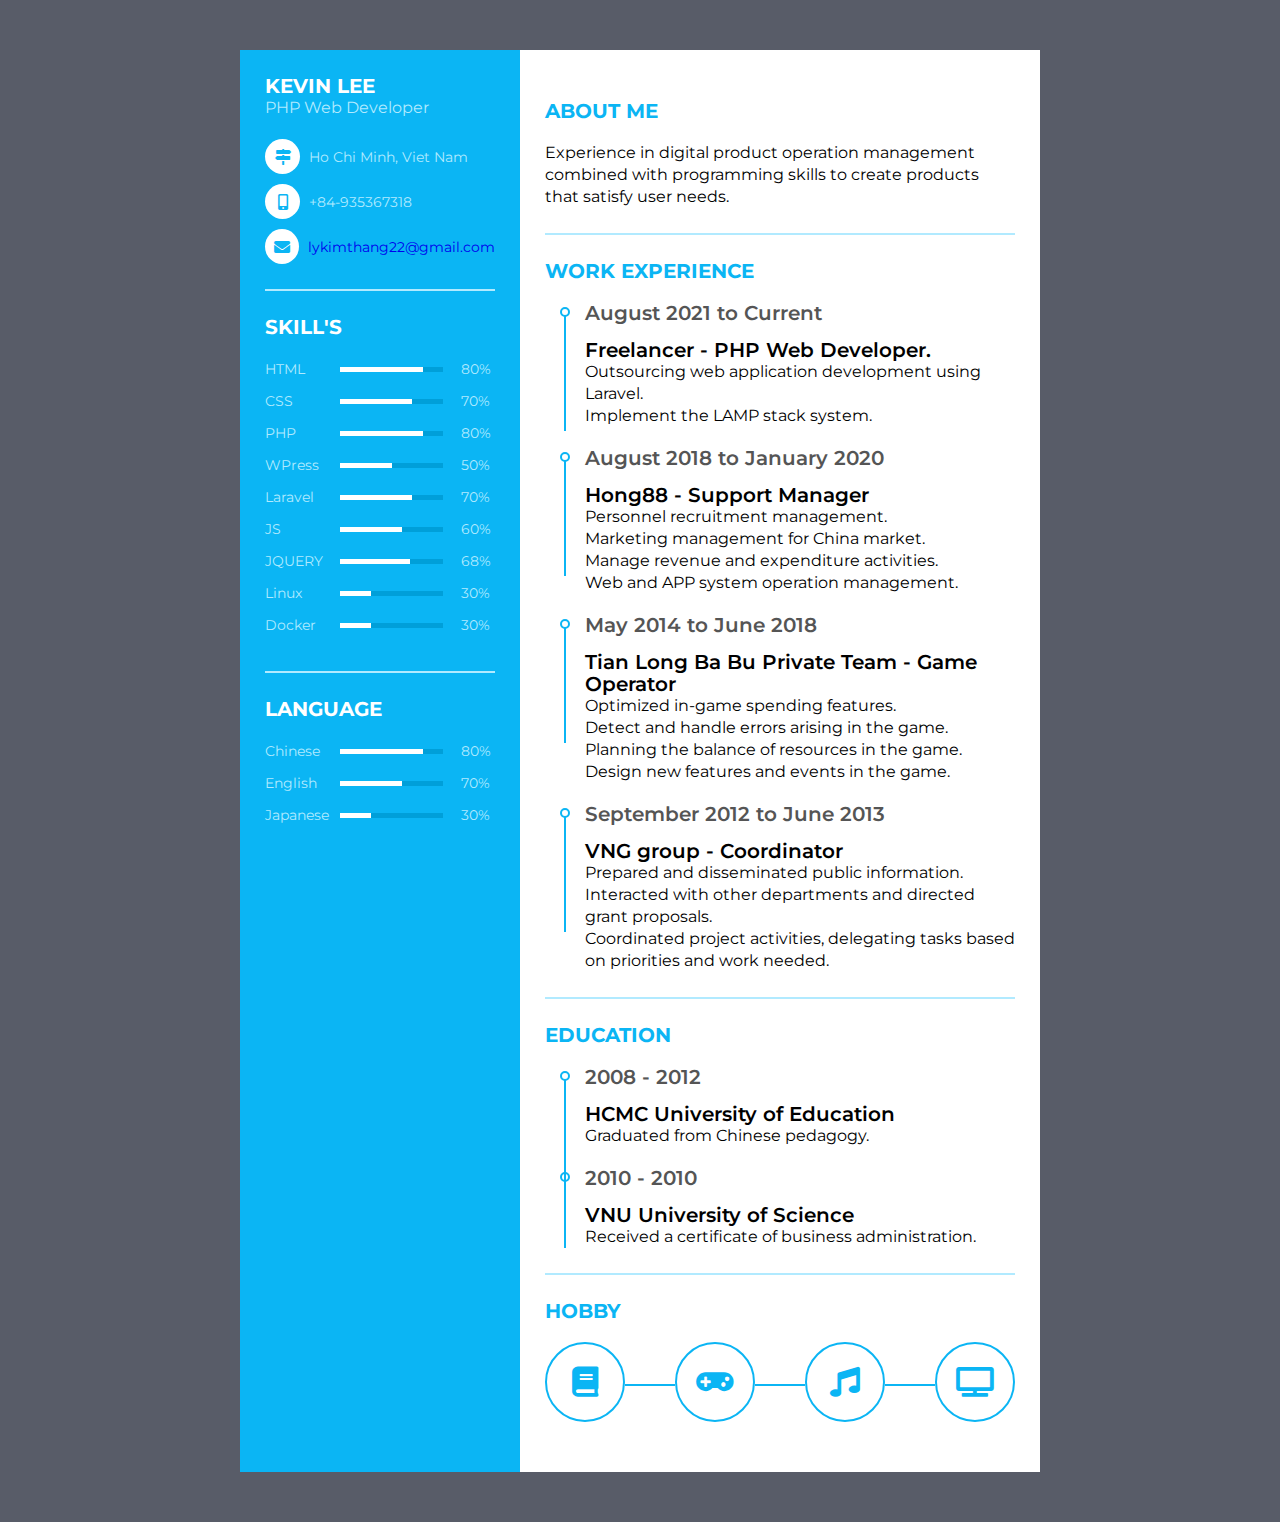
<file: index.html>
<!DOCTYPE html>
<html lang="en">

<head>
    <meta charset="UTF-8">
    <title>Resume/CV Design</title>
    <link rel="stylesheet" href="fontawesome/css/all.css">
    <link rel="stylesheet" href="assets/css/style.css">
</head>

<body>

    <div class="resume">
        <div class="resume_left">
            <div class="resume_profile" style="background-image: url('assets/img/me.png');">
                <!-- <img src="images/me.png" alt="profile_pic"> -->
            </div>
            <div class="resume_content">
                <div class="resume_item resume_info">
                    <div class="title">
                        <p class="bold">Kevin Lee</p>
                        <p class="regular">PHP Web Developer</p>
                    </div>
                    <ul>
                        <li>
                            <div class="icon">
                                <i class="fas fa-map-signs"></i>
                            </div>
                            <div class="data">
                                Ho Chi Minh, Viet Nam
                            </div>
                        </li>
                        <li>
                            <div class="icon">
                                <i class="fas fa-mobile-alt"></i>
                            </div>
                            <div class="data">
                                +84-935367318
                            </div>
                        </li>
                        <li>
                            <div class="icon">
                                <i class="fas fa-envelope"></i>
                            </div>
                            <div class="data">
                                <a href="mailto:lykimthang22@gmail.com">lykimthang22@gmail.com</a>
                            </div>
                        </li>
                    </ul>
                </div>
                <div class="resume_item resume_skills">
                    <div class="title">
                        <p class="bold">skill's</p>
                    </div>
                    <ul>
                        <li>
                            <div class="skill_name">
                                HTML
                            </div>
                            <div class="skill_progress">
                                <span style="width: 80%;"></span>
                            </div>
                            <div class="skill_per">80%</div>
                        </li>
                        <li>
                            <div class="skill_name">
                                CSS
                            </div>
                            <div class="skill_progress">
                                <span style="width: 70%;"></span>
                            </div>
                            <div class="skill_per">70%</div>
                        </li>
                        <li>
                            <div class="skill_name">
                                PHP
                            </div>
                            <div class="skill_progress">
                                <span style="width: 80%;"></span>
                            </div>
                            <div class="skill_per">80%</div>
                        </li>
                        <li>
                            <div class="skill_name">
                                WPress
                            </div>
                            <div class="skill_progress">
                                <span style="width: 50%;"></span>
                            </div>
                            <div class="skill_per">50%</div>
                        </li>
                        <li>
                            <div class="skill_name">
                                Laravel
                            </div>
                            <div class="skill_progress">
                                <span style="width: 70%;"></span>
                            </div>
                            <div class="skill_per">70%</div>
                        </li>
                        <li>
                            <div class="skill_name">
                                JS
                            </div>
                            <div class="skill_progress">
                                <span style="width: 60%;"></span>
                            </div>
                            <div class="skill_per">60%</div>
                        </li>
                        <li>
                            <div class="skill_name">
                                JQUERY
                            </div>
                            <div class="skill_progress">
                                <span style="width: 68%;"></span>
                            </div>
                            <div class="skill_per">68%</div>
                        </li>
                        <li>
                            <div class="skill_name">
                                Linux
                            </div>
                            <div class="skill_progress">
                                <span style="width: 30%;"></span>
                            </div>
                            <div class="skill_per">30%</div>
                        </li>
                        <li>
                            <div class="skill_name">
                                Docker
                            </div>
                            <div class="skill_progress">
                                <span style="width: 30%;"></span>
                            </div>
                            <div class="skill_per">30%</div>
                        </li>
                    </ul>
                </div>
                <div class="resume_item resume_skills">
                    <div class="title">
                        <p class="bold">language</p>
                    </div>
                    <ul>
                        <li>
                            <div class="skill_name">
                                Chinese
                            </div>
                            <div class="skill_progress">
                                <span style="width: 80%;"></span>
                            </div>
                            <div class="skill_per">80%</div>
                        </li>
                        <li>
                            <div class="skill_name">
                                English
                            </div>
                            <div class="skill_progress">
                                <span style="width: 60%;"></span>
                            </div>
                            <div class="skill_per">70%</div>
                        </li>
                        <li>
                            <div class="skill_name">
                                Japanese
                            </div>
                            <div class="skill_progress">
                                <span style="width: 30%;"></span>
                            </div>
                            <div class="skill_per">30%</div>
                        </li>
                    </ul>
                </div>
            </div>
        </div>
        <div class="resume_right">
            <div class="resume_item resume_about">
                <div class="title">
                    <p class="bold">About me</p>
                </div>
                <p>Experience in digital product operation management combined with programming skills to create products that satisfy user needs.</p>
            </div>
            <div class="resume_item resume_work">
                <div class="title">
                    <p class="bold">Work Experience</p>
                </div>
                <ul>
                    <li>
                        <div class="date">August 2021 to Current</div>
                        <div class="info">
                            <p class="semi-bold">Freelancer - PHP Web Developer.</p>
                            <p>Outsourcing web application development using Laravel.</p>
                            <p>Implement the LAMP stack system.</p>
                        </div>
                    </li>
                    <li>
                        <div class="date">August 2018 to January 2020</div>
                        <div class="info">
                            <p class="semi-bold">Hong88 - Support Manager</p>
                            <p>Personnel recruitment management.</p>
                            <p>Marketing management for China market.</p>
                            <p>Manage revenue and expenditure activities.</p>
                            <p>Web and APP system operation management.</p>
                        </div>
                    </li>
                    <li>
                        <div class="date">May 2014 to June 2018</div>
                        <div class="info">
                            <p class="semi-bold">Tian Long Ba Bu Private Team - Game Operator</p>
                            <p>Optimized in-game spending features.</p>
                            <p>Detect and handle errors arising in the game.</p>
                            <p>Planning the balance of resources in the game.</p>
                            <p>Design new features and events in the game.</p>
                        </div>
                    </li>
                    <li>
                        <div class="date">September 2012 to June 2013</div>
                        <div class="info">
                            <p class="semi-bold">VNG group - Coordinator</p>
                            <p>Prepared and disseminated public information.</p>
                            <p>Interacted with other departments and directed grant proposals.</p>
                            <p>Coordinated project activities, delegating tasks based on priorities and work needed.</p>
                        </div>
                    </li>
                </ul>
            </div>
            <div class="resume_item resume_education">
                <div class="title">
                    <p class="bold">Education</p>
                </div>
                <ul>
                    <li>
                        <div class="date">2008 - 2012</div>
                        <div class="info">
                            <p class="semi-bold">HCMC University of Education</p>
                            <p>Graduated from Chinese pedagogy.</p>
                        </div>
                    </li>
                    <li>
                        <div class="date">2010 - 2010</div>
                        <div class="info">
                            <p class="semi-bold">VNU University of Science</p>
                            <p>Received a certificate of business administration.</p>
                        </div>
                    </li>
                </ul>
            </div>
            <div class="resume_item resume_hobby">
                <div class="title">
                    <p class="bold">Hobby</p>
                </div>
                <ul>
                    <li><i class="fas fa-book"></i></li>
                    <li><i class="fas fa-gamepad"></i></li>
                    <li><i class="fas fa-music"></i></li>
                    <li><i class="fas fa-tv"></i>
                </ul>
            </div>
        </div>
    </div>

</body>

</html>
</file>
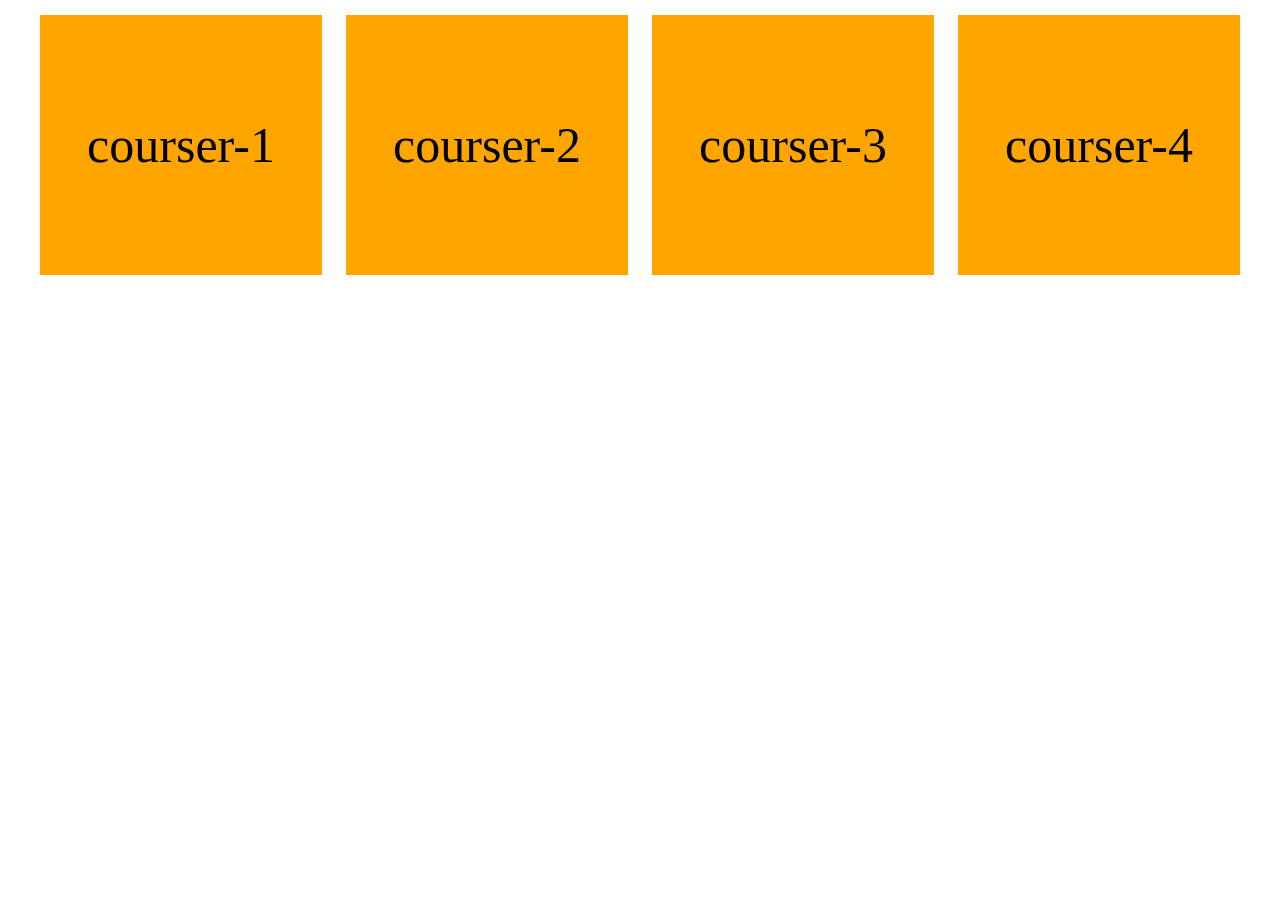
<file: index2.html>
<!DOCTYPE html>
<html lang="en">
<head>
    <meta charset="UTF-8">
    <meta name="viewport" content="width=device-width, initial-scale=1.0">
    <title>Document</title>
    <link rel="stylesheet" href="./assets/css/grid.css">
    <!-- <link rel="stylesheet" href="./assets/css/grid1.css"> -->
    <style>
        body {
            margin: 0;
        }

        .container { 
            text-align: center;
        }

        h1 {
            padding: 100px 0;
            font-size: 100px;
            color: #fff;
            margin: 0;
        }

        .course-item {
            font-size: 50px;
            background-color: orange;
            height: 260px;
            line-height: 260px;
            text-align: center;
            margin-top: 15px;
        }
    </style>
</head>
<body>
    <div class="grid wide container">
        <div class="row">
            <div class="col l-3">
                <div class="course-item">courser-1</div>
            </div>
            <div class="col l-3">
                <div class="course-item">courser-2</div>
            </div>
            <div class="col l-3">
                <div class="course-item">courser-3</div>
            </div>
            <div class="col l-3">
                <div class="course-item">courser-4</div>
            </div>
        </div>
    </div>
</body>
</html>
</file>
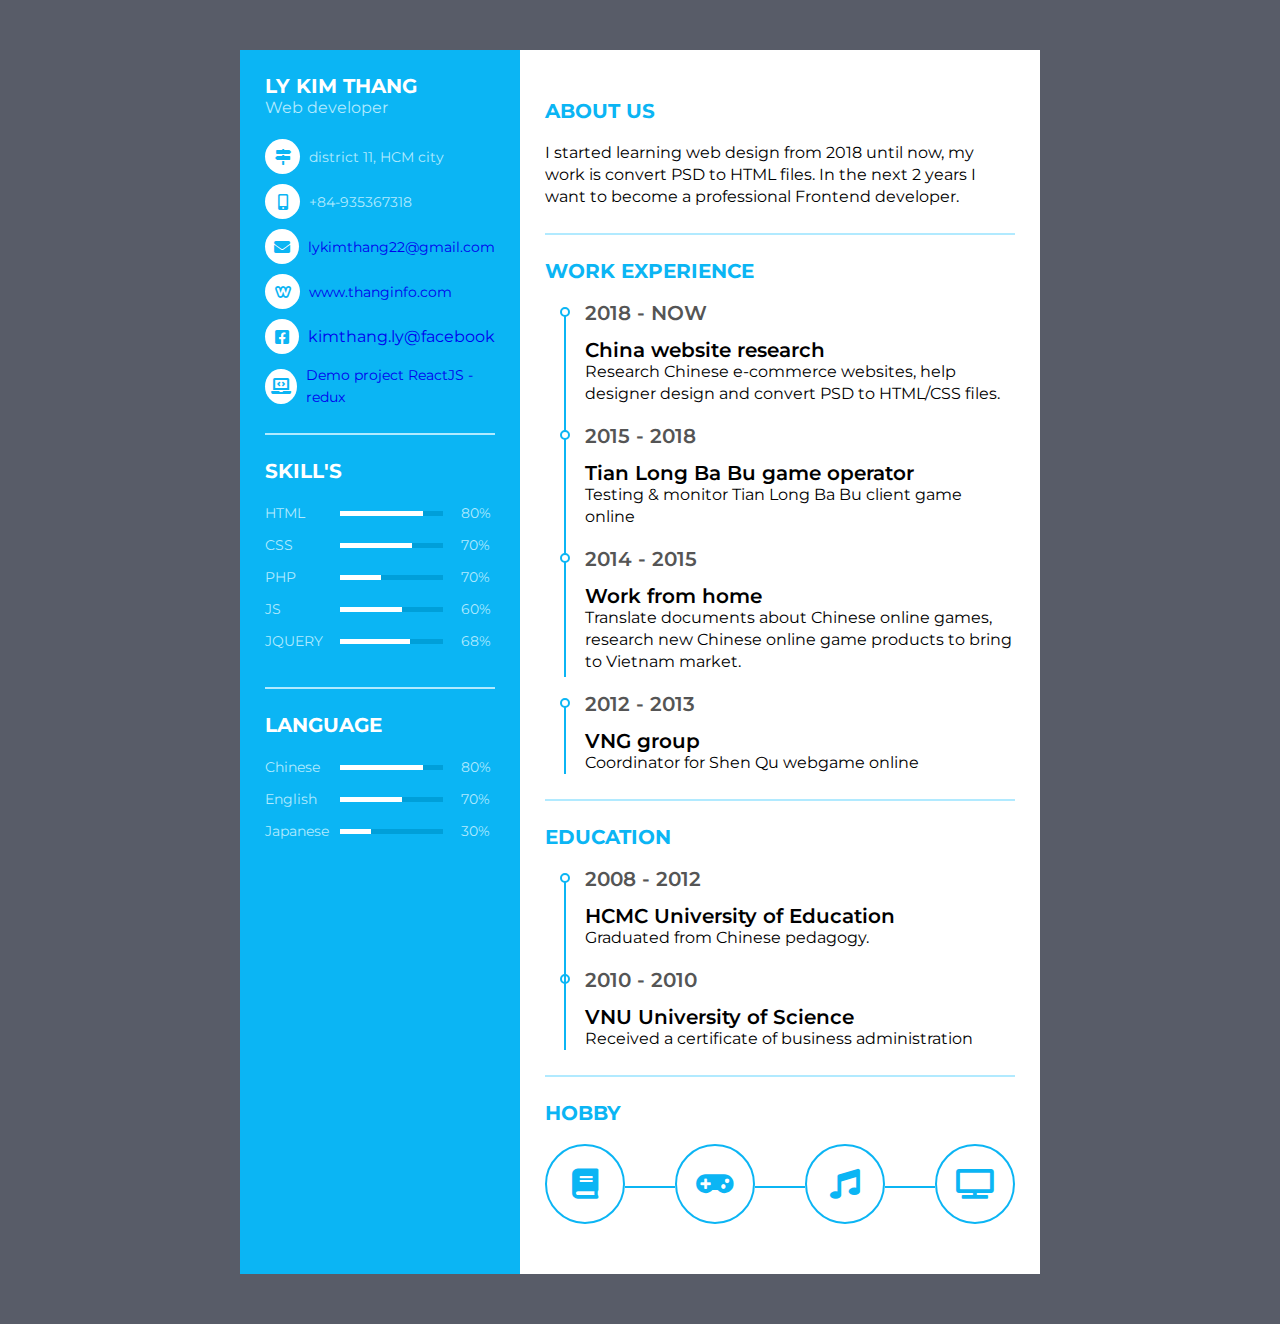
<file: index_english.html>
<!DOCTYPE html>
<html lang="en">

<head>
    <meta charset="UTF-8">
    <title>Resume/CV Design</title>
    <link rel="stylesheet" href="fontawesome/css/all.css">
    <link rel="stylesheet" href="assets/css/style.css">
</head>

<body>

    <div class="resume">
        <div class="resume_left">
            <div class="resume_profile" style="background-image: url('assets/img/me.png');">
                <!-- <img src="images/me.png" alt="profile_pic"> -->
            </div>
            <div class="resume_content">
                <div class="resume_item resume_info">
                    <div class="title">
                        <p class="bold">LY KIM THANG</p>
                        <p class="regular">Web developer</p>
                    </div>
                    <ul>
                        <li>
                            <div class="icon">
                                <i class="fas fa-map-signs"></i>
                            </div>
                            <div class="data">
                                district 11, HCM city
                            </div>
                        </li>
                        <li>
                            <div class="icon">
                                <i class="fas fa-mobile-alt"></i>
                            </div>
                            <div class="data">
                                +84-935367318
                            </div>
                        </li>
                        <li>
                            <div class="icon">
                                <i class="fas fa-envelope"></i>
                            </div>
                            <div class="data">
                                <a href="mailto:lykimthang22@gmail.com">lykimthang22@gmail.com</a>
                            </div>
                        </li>
                        <li>
                            <div class="icon">
                                <i class="fab fa-weebly"></i>
                            </div>
                            <div class="data">
                                <a href="https://thanginfo.com/" target="_blank">www.thanginfo.com</a>
                            </div>
                        </li>
                        <li>
                            <div class="icon">
                                <i class="fab fa-facebook-square"></i>
                            </div>
                            <div class="data">
                                <!--                                 <p class="semi-bold">Facebook</p> -->
                                <p><a href="https://www.facebook.com/kimthang.ly/"
                                        target="_blank">kimthang.ly@facebook</a></p>
                            </div>
                        </li>
                        <li>
                            <div class="icon">
                                <i class="fas fa-laptop-code"></i>
                            </div>
                            <div class="data">
                                <a href="https://thanglk90.github.io/reactjs_redux/" target="_blank">Demo project
                                    ReactJS - redux</a>
                            </div>
                        </li>
                    </ul>
                </div>
                <div class="resume_item resume_skills">
                    <div class="title">
                        <p class="bold">skill's</p>
                    </div>
                    <ul>
                        <li>
                            <div class="skill_name">
                                HTML
                            </div>
                            <div class="skill_progress">
                                <span style="width: 80%;"></span>
                            </div>
                            <div class="skill_per">80%</div>
                        </li>
                        <li>
                            <div class="skill_name">
                                CSS
                            </div>
                            <div class="skill_progress">
                                <span style="width: 70%;"></span>
                            </div>
                            <div class="skill_per">70%</div>
                        </li>
                        <li>
                            <div class="skill_name">
                                PHP
                            </div>
                            <div class="skill_progress">
                                <span style="width: 40%;"></span>
                            </div>
                            <div class="skill_per">70%</div>
                        </li>
                        <li>
                            <div class="skill_name">
                                JS
                            </div>
                            <div class="skill_progress">
                                <span style="width: 60%;"></span>
                            </div>
                            <div class="skill_per">60%</div>
                        </li>
                        <li>
                            <div class="skill_name">
                                JQUERY
                            </div>
                            <div class="skill_progress">
                                <span style="width: 68%;"></span>
                            </div>
                            <div class="skill_per">68%</div>
                        </li>
                    </ul>
                </div>
                <div class="resume_item resume_skills">
                    <div class="title">
                        <p class="bold">language</p>
                    </div>
                    <ul>
                        <li>
                            <div class="skill_name">
                                Chinese
                            </div>
                            <div class="skill_progress">
                                <span style="width: 80%;"></span>
                            </div>
                            <div class="skill_per">80%</div>
                        </li>
                        <li>
                            <div class="skill_name">
                                English
                            </div>
                            <div class="skill_progress">
                                <span style="width: 60%;"></span>
                            </div>
                            <div class="skill_per">70%</div>
                        </li>
                        <li>
                            <div class="skill_name">
                                Japanese
                            </div>
                            <div class="skill_progress">
                                <span style="width: 30%;"></span>
                            </div>
                            <div class="skill_per">30%</div>
                        </li>
                    </ul>
                </div>
                <!--            <div class="resume_item resume_social">
                    <div class="title">
                        <p class="bold">Social</p>
                    </div>
                    <ul>
                        
                        
                        <li>
                            <div class="icon">
                                <i class="fab fa-twitter-square"></i>
                            </div>
                            <div class="data">
                                <p class="semi-bold">Twitter</p>
                                <p>Stephen@twitter</p>
                            </div>
                        </li> 
                         
                        <li>
                            <div class="icon">
                                <i class="fab fa-youtube"></i>
                            </div>
                            <div class="data">
                                <p class="semi-bold">Youtube</p>
                                <p>Stephen@youtube</p>
                            </div>
                        </li> 
                        
                        <li>
                            <div class="icon">
                                <i class="fab fa-linkedin"></i>
                            </div>
                            <div class="data">
                                <p class="semi-bold">Linkedin</p>
                                <p>Stephen@linkedin</p>
                            </div>
                        </li> 
                    </ul>
                </div> -->
            </div>
        </div>
        <div class="resume_right">
            <div class="resume_item resume_about">
                <div class="title">
                    <p class="bold">About us</p>
                </div>
                <p>I started learning web design from 2018 until now, my work is convert PSD to HTML files. In the next
                    2 years I want to become a professional Frontend developer.</p>
            </div>
            <div class="resume_item resume_work">
                <div class="title">
                    <p class="bold">Work Experience</p>
                </div>
                <ul>
                    <li>
                        <div class="date">2018 - NOW</div>
                        <div class="info">
                            <p class="semi-bold">China website research</p>
                            <p>Research Chinese e-commerce websites, help designer design and convert PSD to HTML/CSS
                                files.</p>
                        </div>
                    </li>
                    <li>
                        <div class="date">2015 - 2018</div>
                        <div class="info">
                            <p class="semi-bold">Tian Long Ba Bu game operator</p>
                            <p>Testing & monitor Tian Long Ba Bu client game online</p>
                        </div>
                    </li>
                    <li>
                        <div class="date">2014 - 2015</div>
                        <div class="info">
                            <p class="semi-bold">Work from home</p>
                            <p>Translate documents about Chinese online games, research new Chinese online game products
                                to bring to Vietnam market.</p>
                        </div>
                    </li>
                    <li>
                        <div class="date">2012 - 2013</div>
                        <div class="info">
                            <p class="semi-bold">VNG group</p>
                            <p>Coordinator for Shen Qu webgame online</p>
                        </div>
                    </li>
                </ul>
            </div>
            <div class="resume_item resume_education">
                <div class="title">
                    <p class="bold">Education</p>
                </div>
                <ul>
                    <li>
                        <div class="date">2008 - 2012</div>
                        <div class="info">
                            <p class="semi-bold">HCMC University of Education</p>
                            <p>Graduated from Chinese pedagogy.</p>
                        </div>
                    </li>
                    <li>
                        <div class="date">2010 - 2010</div>
                        <div class="info">
                            <p class="semi-bold">VNU University of Science</p>
                            <p>Received a certificate of business administration</p>
                        </div>
                    </li>
                </ul>
            </div>
            <div class="resume_item resume_hobby">
                <div class="title">
                    <p class="bold">Hobby</p>
                </div>
                <ul>
                    <li><i class="fas fa-book"></i></li>
                    <li><i class="fas fa-gamepad"></i></li>
                    <li><i class="fas fa-music"></i></li>
                    <li><i class="fas fa-tv"></i>
                </ul>
            </div>
        </div>
    </div>

</body>

</html>
</file>
<file: assets/css/style.css>
@import url("https://fonts.googleapis.com/css?family=Montserrat:400,500,700&display=swap");
* {
    margin: 0;
    padding: 0;
    box-sizing: border-box;
    list-style: none;
    font-family: "Montserrat", sans-serif;
}

.wechat {
    width: 100%;
}

body {
    background: #585c68;
    font-size: 14px;
    line-height: 22px;
    color: #555555;
}

a {
    text-decoration: none;
}

.bold {
    font-weight: 700;
    font-size: 20px;
    text-transform: uppercase;
}

.semi-bold {
    font-weight: 600;
    font-size: 20px;
}

.resume {
    width: 800px;
    height: auto;
    display: flex;
    margin: 50px auto;
}

.resume .resume_left {
    width: 280px;
    background: #0bb5f4;
}

.avatarBox {
    
}

.avatarBox__img {

}

.resume .resume_left .resume_profile {
    width: 100%;
    /* height: 280px; */
    background-image: url('./images/me.png');
    background-size: cover;
    background-repeat: no-repeat;
    background-position: center -50px;
}

.resume .resume_left .resume_profile img {
    width: 100%;
    height: 100%;
    object-fit: contain;
}

p {
    color: black;
    font-size: 16px;
}

.resume .resume_left .resume_content {
    padding: 0 25px;
}

.resume .title {
    margin-bottom: 20px;
}

.resume .resume_left .bold {
    color: #fff;
}

.resume .resume_left .regular {
    color: #b1eaff;
}

.resume .resume_item {
    padding: 25px 0;
    border-bottom: 2px solid #b1eaff;
}

.resume .resume_left .resume_item:last-child,
.resume .resume_right .resume_item:last-child {
    border-bottom: 0px;
}

.resume .resume_left ul li {
    display: flex;
    margin-bottom: 10px;
    align-items: center;
}

.resume .resume_left ul li:last-child {
    margin-bottom: 0;
}

.resume .resume_left ul li .icon {
    width: 35px;
    height: 35px;
    background: #fff;
    color: #0bb5f4;
    border-radius: 50%;
    margin-right: 9px;
    font-size: 16px;
    position: relative;
}

.resume .icon i,
.resume .resume_right .resume_hobby ul li i {
    position: absolute;
    top: 50%;
    left: 50%;
    transform: translate(-50%, -50%);
}

.resume .resume_left ul li .data {
    color: #b1eaff;
}

.resume .resume_left .resume_skills ul li {
    display: flex;
    margin-bottom: 10px;
    color: #b1eaff;
    justify-content: space-between;
    align-items: center;
}

.resume .resume_left .resume_skills ul li .skill_name {
    width: 25%;
}

.resume .resume_left .resume_skills ul li .skill_progress {
    width: 45%;
    margin: 0 5px;
    height: 5px;
    background: #009fd9;
    position: relative;
}

.resume .resume_left .resume_skills ul li .skill_per {
    width: 15%;
}

.resume .resume_left .resume_skills ul li .skill_progress span {
    position: absolute;
    top: 0;
    left: 0;
    height: 100%;
    background: #fff;
}

.resume .resume_left .resume_social .semi-bold {
    color: #fff;
    margin-bottom: 3px;
}

.resume .resume_right {
    width: 520px;
    background: #fff;
    padding: 25px;
}

.resume .resume_right .bold {
    color: #0bb5f4;
}

.resume .resume_right .resume_work ul,
.resume .resume_right .resume_education ul {
    padding-left: 40px;
    overflow: hidden;
}

.resume .resume_right ul li {
    position: relative;
}

.resume .resume_right ul li .date {
    font-size: 20px;
    font-weight: 600;
    margin-bottom: 15px;
}

.resume .resume_right ul li .info {
    margin-bottom: 20px;
}

.resume .resume_right ul li:last-child .info {
    margin-bottom: 0;
}

.resume .resume_right .resume_work ul li:before,
.resume .resume_right .resume_education ul li:before {
    content: "";
    position: absolute;
    top: 5px;
    left: -25px;
    width: 6px;
    height: 6px;
    border-radius: 50%;
    border: 2px solid #0bb5f4;
}

.resume .resume_right .resume_work ul li:after,
.resume .resume_right .resume_education ul li:after {
    content: "";
    position: absolute;
    top: 14px;
    left: -21px;
    width: 2px;
    height: 115px;
    background: #0bb5f4;
}

.resume .resume_right .resume_hobby ul {
    display: flex;
    justify-content: space-between;
}

.resume .resume_right .resume_hobby ul li {
    width: 80px;
    height: 80px;
    border: 2px solid #0bb5f4;
    border-radius: 50%;
    position: relative;
    color: #0bb5f4;
}

.resume .resume_right .resume_hobby ul li i {
    font-size: 30px;
}

.resume .resume_right .resume_hobby ul li:before {
    content: "";
    position: absolute;
    top: 40px;
    right: -52px;
    width: 50px;
    height: 2px;
    background: #0bb5f4;
}

.resume .resume_right .resume_hobby ul li:last-child:before {
    display: none;
}
</file>
<file: assets/css/grid.css>
.grid {
    width: 100%;
    display: block;
    padding: 0;
    
}

.grid.wide {
    max-width: 1200px;
    margin: 0 auto;
}

.row {
    display: flex;
    flex-wrap: wrap;
    margin-left: -4px;
    margin-right: -4px;
}

.row.no-gutters {
    margin-left: 0;
    margin-right: 0;
}

.col {
    padding-left: 4px;
    padding-right: 4px;
    box-sizing: border-box;
}

.row.no-gutters .col {
    padding-left: 0;
    padding-right: 0;
}


.c-0 {
    display: none;
}

.c-1 {
    flex: 0 0 8.33333%;
    max-width: 8.33333%;
}

.c-2 {
    flex: 0 0 16.66667%;
    max-width: 16.66667%;
}

.c-3 {
    flex: 0 0 25%;
    max-width: 25%;
}

.c-4 {
    flex: 0 0 33.33333%;
    max-width: 33.33333%;
}

.c-5 {
    flex: 0 0 41.66667%;
    max-width: 41.66667%;
}

.c-6 {
    flex: 0 0 50%;
    max-width: 50%;
}

.c-7 {
    flex: 0 0 58.33333%;
    max-width: 58.33333%;
}

.c-8 {
    flex: 0 0 66.66667%;
    max-width: 66.66667%;
}

.c-9 {
    flex: 0 0 75%;
    max-width: 75%;
}

.c-10 {
    flex: 0 0 83.33333%;
    max-width: 83.33333%;
}

.c-11 {
    flex: 0 0 91.66667%;
    max-width: 91.66667%;
}

.c-12 {
    flex: 0 0 100%;
    max-width: 100%;
}

/* c-offset */

.c-o-1 {
    margin-left: 8.33333%;
}

.c-o-2 {
    margin-left: 16.66667%;
}

.c-o-3 {
    margin-left: 25%;
}

.c-o-4 {
    margin-left: 33.33333%;
}

.c-o-5 {
    margin-left: 41.66667%;
}

.c-o-6 {
    margin-left: 50%;
}

.c-o-7 {
    margin-left: 58.33333%;
}

.c-o-8 {
    margin-left: 66.66667%;
}

.c-o-9 {
    margin-left: 75%;
}

.c-o-10 {
    margin-left: 83.33333%;
}

.c-o-11 {
    margin-left: 91.66667%;
}


/* tablet - PC slow resolution*/
@media (min-width: 740px) and (max-width: 1023px) {
    .wide {
        width: 640px;
    }
}

/* >= tablet */
@media (min-width: 740px) {
    .row {
        margin-left: -8px;
        margin-right: -8px;
    }

    .col {
        padding-left: 8px;
        padding-right: 8px;
    }

    .m-1,
    .m-2,
    .m-3,
    .m-4,
    .m-5,
    .m-6,
    .m-7,
    .m-8,
    .m-9,
    .m-10,
    .m-11,
    .m-12 {
        display: block;
    }

    .m-0 {
        display: none;
    }
    
    .m-1 {
        flex: 0 0 8.33333%;
        max-width: 8.33333%;
    }
    
    .m-2 {
        flex: 0 0 16.66667%;
        max-width: 16.66667%;
    }
    
    .m-3 {
        flex: 0 0 25%;
        max-width: 25%;
    }
    
    .m-4 {
        flex: 0 0 33.33333%;
        max-width: 33.33333%;
    }
    
    .m-5 {
        flex: 0 0 41.66667%;
        max-width: 41.66667%;
    }
    
    .m-6 {
        flex: 0 0 50%;
        max-width: 50%;
    }
    
    .m-7 {
        flex: 0 0 58.33333%;
        max-width: 58.33333%;
    }
    
    .m-8 {
        flex: 0 0 66.66667%;
        max-width: 66.66667%;
    }
    
    .m-9 {
        flex: 0 0 75%;
        max-width: 75%;
    }
    
    .m-10 {
        flex: 0 0 83.33333%;
        max-width: 83.33333%;
    }
    
    .m-11 {
        flex: 0 0 91.66667%;
        max-width: 91.66667%;
    }
    
    .m-12 {
        flex: 0 0 100%;
        max-width: 100%;
    }

    /* m-offset */

    .m-o-1 {
        margin-left: 8.33333%;
    }

    .m-o-2 {
        margin-left: 16.66667%;
    }

    .m-o-3 {
        margin-left: 25%;
    }

    .m-o-4 {
        margin-left: 33.33333%;
    }

    .m-o-5 {
        margin-left: 41.66667%;
    }

    .m-o-6 {
        margin-left: 50%;
    }

    .m-o-7 {
        margin-left: 58.33333%;
    }

    .m-o-8 {
        margin-left: 66.66667%;
    }

    .m-o-9 {
        margin-left: 75%;
    }

    .m-o-10 {
        margin-left: 83.33333%;
    }

    .m-o-11 {
        margin-left: 91.66667%;
    }
}

/* > PC slow */
@media (min-width: 1113px) {
    .row {
        margin-left: -12px;
        margin-right: -12px;
    }

    .row.sm-gutter {
        margin-left: -5px;
        margin-right: -5px;
    }

    .col {
        padding-left: 12px;
        padding-right: 12px;
    }

    .row.sm-gutter .col {
        padding-left: 5px;
        padding-right: 5px;
    }

    .l-1,
    .l-2,
    .l-2-4,
    .l-3,
    .l-4,
    .l-5,
    .l-6,
    .l-7,
    .l-8,
    .l-9,
    .l-10,
    .l-11,
    .l-12 {
        display: block;
    }

    .l-0 {
        display: none;
    }
    
    .l-1 {
        flex: 0 0 8.33333%;
        max-width: 8.33333%;
    }
    
    .l-2 {
        flex: 0 0 16.66667%;
        max-width: 16.66667%;
    }

    .l-2-4 {
        flex: 0 0 20%;
        max-width: 20%;
    }
    
    .l-3 {
        flex: 0 0 25%;
        max-width: 25%;
    }
    
    .l-4 {
        flex: 0 0 33.33333%;
        max-width: 33.33333%;
    }
    
    .l-5 {
        flex: 0 0 41.66667%;
        max-width: 41.66667%;
    }
    
    .l-6 {
        flex: 0 0 50%;
        max-width: 50%;
    }
    
    .l-7 {
        flex: 0 0 58.33333%;
        max-width: 58.33333%;
    }
    
    .l-8 {
        flex: 0 0 66.66667%;
        max-width: 66.66667%;
    }
    
    .l-9 {
        flex: 0 0 75%;
        max-width: 75%;
    }
    
    .l-10 {
        flex: 0 0 83.33333%;
        max-width: 83.33333%;
    }
    
    .l-11 {
        flex: 0 0 91.66667%;
        max-width: 91.66667%;
    }
    
    .l-12 {
        flex: 0 0 100%;
        max-width: 100%;
    }

    /* l-offset */

    .l-o-1 {
        margin-left: 8.33333%;
    }

    .l-o-2 {
        margin-left: 16.66667%;
    }

    .l-o-3 {
        margin-left: 25%;
    }

    .l-o-4 {
        margin-left: 33.33333%;
    }

    .l-o-5 {
        margin-left: 41.66667%;
    }

    .l-o-6 {
        margin-left: 50%;
    }

    .l-o-7 {
        margin-left: 58.33333%;
    }

    .l-o-8 {
        margin-left: 66.66667%;
    }

    .l-o-9 {
        margin-left: 75%;
    }

    .l-o-10 {
        margin-left: 83.33333%;
    }

    .l-o-11 {
        margin-left: 91.66667%;
    }
}

/* PC - medium resolution */
@media (min-width: 1024px) and (max-width: 1239px) {
    .wide {
        width: 984px;
    }

    .wide .row {
        margin-left: -12px;
        margin-right: -12px;
    }

    .wide .row.sm-gutter {
        margin-left: -5px;
        margin-right: -5px;
    }

    .wide .col {
        padding-left: 12px;
        padding-right: 12px;
    }

    .wide .row.sm-gutter .col {
        padding-left: 5px;
        padding-right: 5px;
    }

    .wide .l-0 {
        display: none;
    }

    .wide .l-1,
    .wide .l-2,
    .wide .l-2-4,
    .wide .l-3,
    .wide .l-4,
    .wide .l-5,
    .wide .l-6,
    .wide .l-7,
    .wide .l-8,
    .wide .l-9,
    .wide .l-10,
    .wide .l-11,
    .wide .l-12 {
        display: block;
    }

    .wide .l-0 {
        display: none;
    }
    
    .wide .l-1 {
        flex: 0 0 8.33333%;
        max-width: 8.33333%;
    }
    
    .wide .l-2 {
        flex: 0 0 16.66667%;
        max-width: 16.66667%;
    }

    .wide .l-2-4 {
        flex: 0 0 20%;
        max-width: 20%;
    }
    
    .wide .l-3 {
        flex: 0 0 25%;
        max-width: 25%;
    }
    
    .wide .l-4 {
        flex: 0 0 33.33333%;
        max-width: 33.33333%;
    }
    
    .wide .l-5 {
        flex: 0 0 41.66667%;
        max-width: 41.66667%;
    }
    
    .wide .l-6 {
        flex: 0 0 50%;
        max-width: 50%;
    }
    
    .wide .l-7 {
        flex: 0 0 58.33333%;
        max-width: 58.33333%;
    }
    
    .wide .l-8 {
        flex: 0 0 66.66667%;
        max-width: 66.66667%;
    }
    
    .wide .l-9 {
        flex: 0 0 75%;
        max-width: 75%;
    }
    
    .wide .l-10 {
        flex: 0 0 83.33333%;
        max-width: 83.33333%;
    }
    
    .wide .l-11 {
        flex: 0 0 91.66667%;
        max-width: 91.66667%;
    }
    
    .wide .l-12 {
        flex: 0 0 100%;
        max-width: 100%;
    }

    /* wide l-offset */

    .wide .l-o-1 {
        margin-left: 8.33333%;
    }

    .wide .l-o-2 {
        margin-left: 16.66667%;
    }

    .wide .l-o-3 {
        margin-left: 25%;
    }

    .wide .l-o-4 {
        margin-left: 33.33333%;
    }

    .wide .l-o-5 {
        margin-left: 41.66667%;
    }

    .wide .l-o-6 {
        margin-left: 50%;
    }

    .wide .l-o-7 {
        margin-left: 58.33333%;
    }

    .wide .l-o-8 {
        margin-left: 66.66667%;
    }

    .wide .l-o-9 {
        margin-left: 75%;
    }

    .wide .l-o-10 {
        margin-left: 83.33333%;
    }

    .wide .l-o-11 {
        margin-left: 91.66667%;
    }
}
</file>
